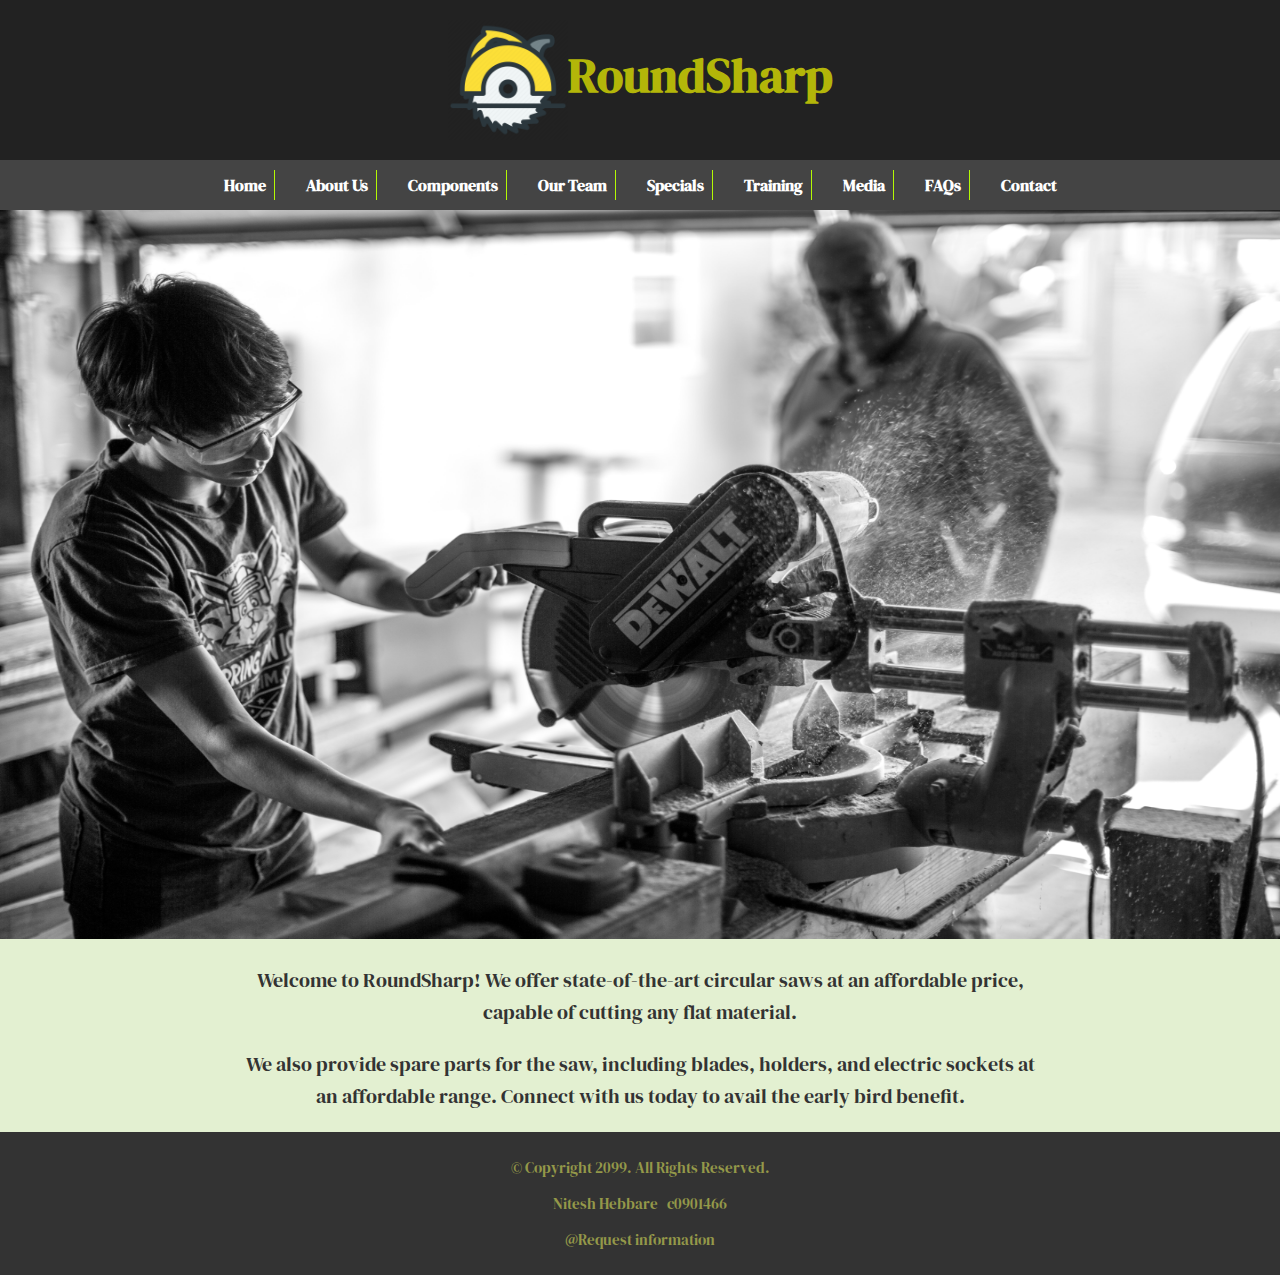
<file: index.html>
<!-- 
Author : Nitesh Hebbare
Date   : 5th December 2023 -->

<!DOCTYPE html>
<html lang="en">
<head>
    <meta charset="utf-8">
    <meta name="viewport" content="width=device-width, initial-scale=1.0">
    <title>RoundSharp: Home Page</title>
    <link rel="stylesheet" href="css/style.css">
    <link rel="preconnect" href="https://fonts.googleapis.com">
    <link rel="preconnect" href="https://fonts.gstatic.com" crossorigin>
    <link href="https://fonts.googleapis.com/css2?family=DM+Serif+Display:ital@1&family=Roboto&display=swap" rel="stylesheet"> 
    <link rel="preconnect" href="https://fonts.googleapis.com">
    <link rel="preconnect" href="https://fonts.gstatic.com" crossorigin>
    <link href="https://fonts.googleapis.com/css2?family=Noto+Sans:wght@500&display=swap" rel="stylesheet">
    
    <script src="scripts/script.js">
    </script>
</head>
<body>
    <header>
        <div class="hamburger" onclick="toggleMenu()">
            &#9776; <!-- Unicode character for hamburger icon -->
        </div>
        <h1><a class="title" href="index.html"><img alt="roundsharp-logo" class="company-logo" src="images/logo.png"/>RoundSharp</a></h1>
    </header>

    <!-- Navigation Area -->
    <nav class="desk">
        <ul>
            <li><a href="index.html">Home</a></li>
            <li><a href="about.html">About Us</a></li>
            <li><a href="component.html">Components</a></li>
            <li><a href="team.html">Our Team</a></li>
            <li><a href="specials.html">Specials</a></li>
            <li><a href="trainings.html">Training</a></li>
            <li><a href="media.html">Media</a></li>
            <li><a href="faqs.html">FAQs</a></li>
            <li><a href="contact.html">Contact</a></li>
        </ul>
    </nav>

    <nav class="ham">
        <ul>
            <li><a href="index.html">Home</a></li>
            <li><a href="about.html">About Us</a></li>
            <li><a href="component.html">Components</a></li>
            <li><a href="team.html">Our Team</a></li>
            <li><a href="specials.html">Specials</a></li>
            <li><a href="trainings.html">Training</a></li>
            <li><a href="media.html">Media</a></li>
            <li><a href="faqs.html">FAQs</a></li>
            <li><a href="contact.html">Contact</a></li>
        </ul>
    </nav>


    <!-- Hero Image -->
    <div class="tab-desk">
        <img class="hero-image" src="images/special-banner.jpg" alt="banner">
    </div>

    <!-- Use the main area to add the main content to the webpage -->
    <main>
        <div id="intro">    
            <p>Welcome to RoundSharp! We offer state-of-the-art circular saws at an affordable price, capable of cutting any flat material.</p>
            <p>We also provide spare parts for the saw, including blades, holders, and electric sockets at an affordable range. Connect with us today to avail the early bird benefit.</p>
        </div>
    </main>

    <footer>
        <p>&copy; Copyright 2099. All Rights Reserved.</p>
        <p>Nitesh Hebbare &nbsp;&nbsp;c0901466</p>
        <p><a href="mailto:roundsharp@business.org" id="foot-mail">@Request information</a></p>
    </footer>
</body>
</html>
</file>
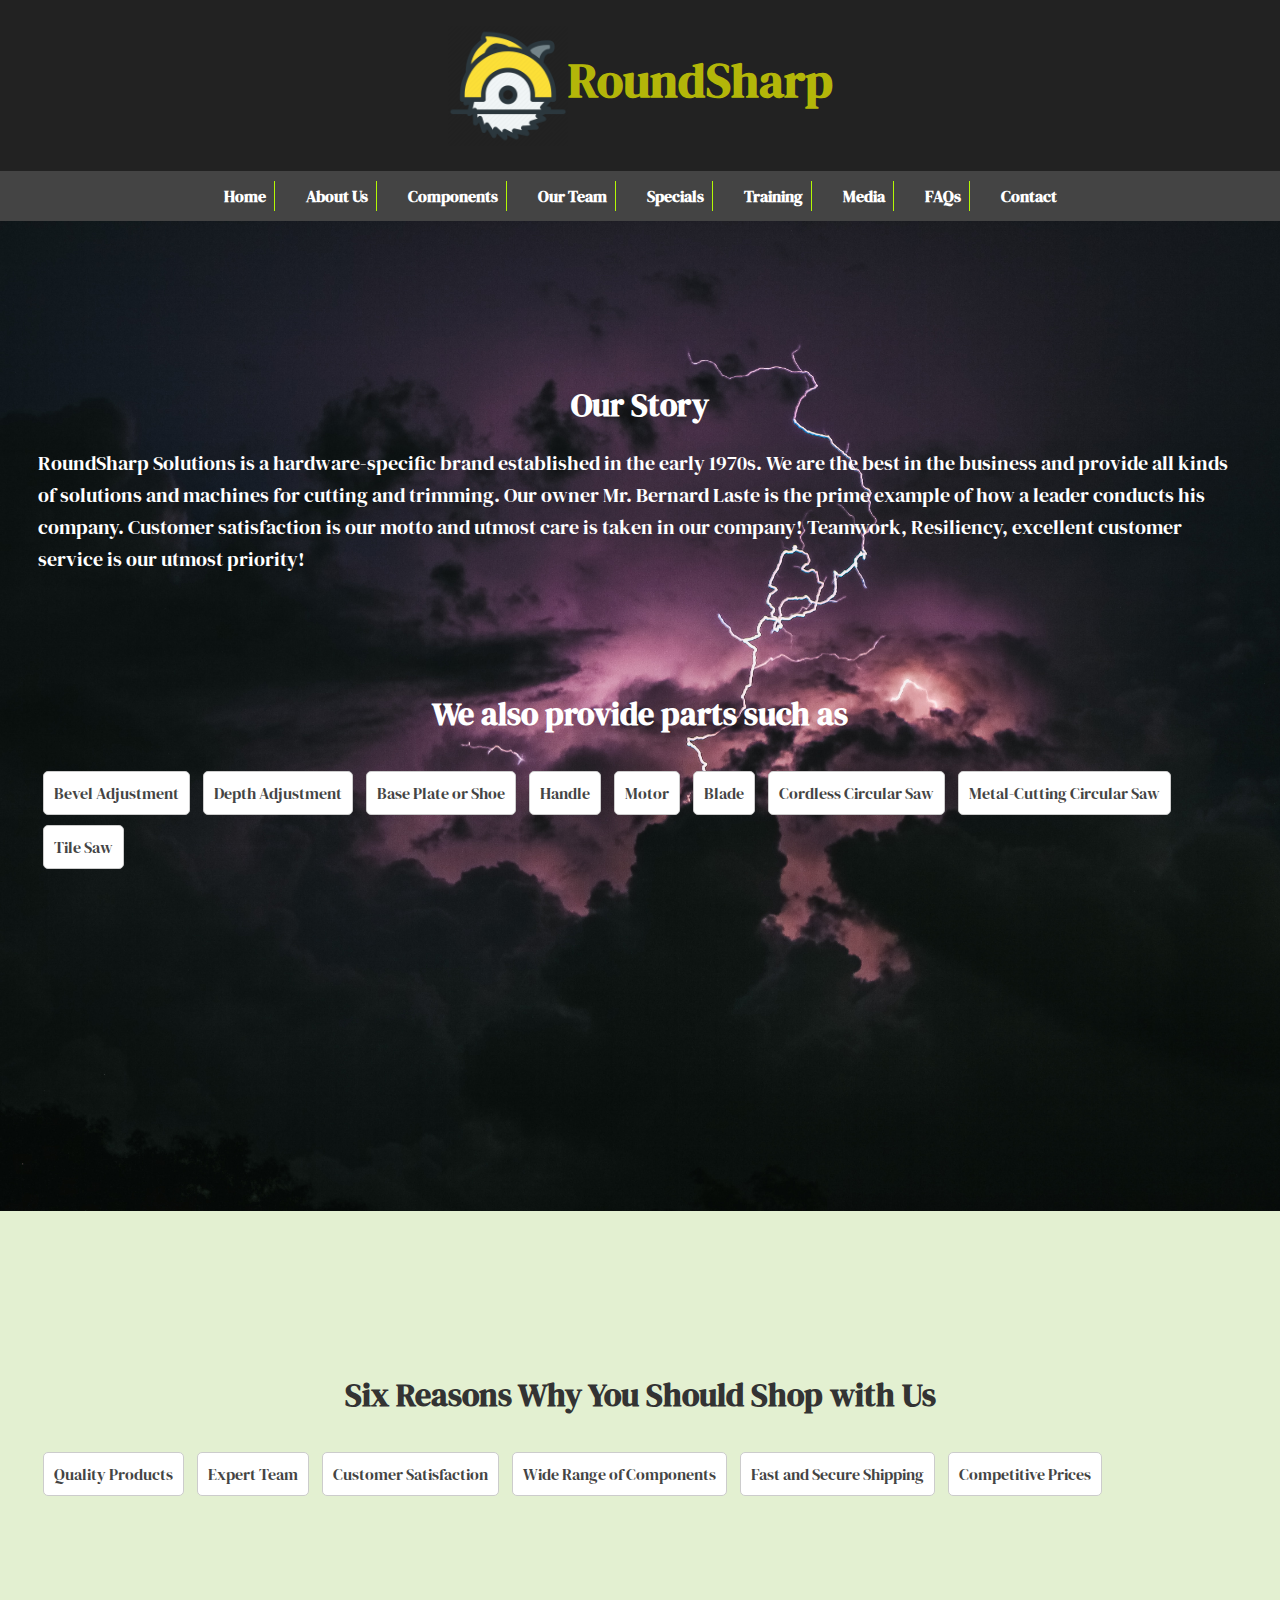
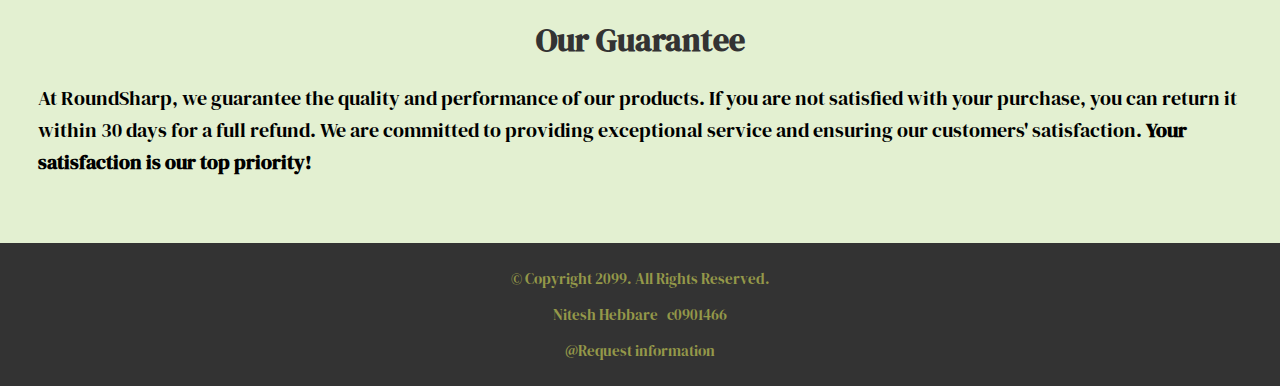
<file: about.html>
<!-- 
Author : Nitesh Hebbare
Date   : 5th December 2023 -->

<!DOCTYPE html>
<html lang="en">
<head>
    <title>RoundSharp: About</title>
    <meta charset="utf-8">
    <link rel="stylesheet" href="css/style.css"> 
    <link rel="stylesheet" href="css/about.css">
    <meta name="viewport" content="width=device-width, initial-scale=1.0">
    <link rel="preconnect" href="https://fonts.googleapis.com">
    <link rel="preconnect" href="https://fonts.gstatic.com" crossorigin>
    <link href="https://fonts.googleapis.com/css2?family=DM+Serif+Display:ital@1&family=Roboto&display=swap" rel="stylesheet">
    <script src="scripts/script.js">
    </script>
</head>
<body>
    <header>
        <div class="hamburger" onclick="toggleMenu()">
            &#9776; <!-- Unicode character for hamburger icon -->
        </div>
        <h1><a class="title" href="index.html"><img alt="roundsharp-logo" class="company-logo" src="images/logo.png"/>RoundSharp</a></h1>
    </header>

    <!-- Navigation Area -->
    <nav class="desk">
        <ul>
            <li><a href="index.html">Home</a></li>
            <li><a href="about.html">About Us</a></li>
            <li><a href="component.html">Components</a></li>
            <li><a href="team.html">Our Team</a></li>
            <li><a href="specials.html">Specials</a></li>
            <li><a href="trainings.html">Training</a></li>
            <li><a href="media.html">Media</a></li>
            <li><a href="faqs.html">FAQs</a></li>
            <li><a href="contact.html">Contact</a></li>
        </ul>
    </nav>

    <nav class="ham">
        <ul>
            <li><a href="index.html">Home</a></li>
            <li><a href="about.html">About Us</a></li>
            <li><a href="component.html">Components</a></li>
            <li><a href="team.html">Our Team</a></li>
            <li><a href="specials.html">Specials</a></li>
            <li><a href="trainings.html">Training</a></li>
            <li><a href="media.html">Media</a></li>
            <li><a href="faqs.html">FAQs</a></li>
            <li><a href="contact.html">Contact</a></li>
        </ul>
    </nav>

    <main id="about">
        <div class="mobile">
            <h1>Our Story </h1>
            <p>RoundSharp Solutions is a hardware-specific brand established in the early 1970s. We are the best in the business and provide all kinds
                of solutions and machines for cutting and trimming.
            </p>
            <h1>We also provide parts such as</h1>
            <ol>
                <li>Bevel Adjustment</li>
                <li>Depth Adjustment</li>
                <li>Base Plate or Shoe</li>
                <li>Handle</li>
                <li>Motor</li>
                <li>Blade</li>
                <li>Cordless Circular Saw</li>
                <li>Metal-Cutting Circular Saw</li>
                <li>Tile Saw</li>            
            </ol>
        </div>
        <div class="tablet">
            <h1>Our Story </h1>
            <p>RoundSharp Solutions is a hardware-specific brand established in the early 1970s. We are the best in the business and provide all kinds
                of solutions and machines for cutting and trimming. Our owner Mr. Bernard Laste is the prime example of how a leader conducts his company.
                Customer satisfaction is our motto and utmost care is taken in our company! Teamwork, Resiliency, excellent customer service is our utmost priority!
            </p>
            <h1>We also provide parts such as</h1>
            <ol>
                <li>Bevel Adjustment</li>
                <li>Depth Adjustment</li>
                <li>Base Plate or Shoe</li>
                <li>Handle</li>
                <li>Motor</li>
                <li>Blade</li>
                <li>Cordless Circular Saw</li>
                <li>Metal-Cutting Circular Saw</li>
                <li>Tile Saw</li>            
            </ol>
        </div>
        <div class="desktop">
            <h1>Our Story </h1>
            <p>RoundSharp Solutions is a hardware-specific brand established in the early 1970s. We are the best in the business and provide all kinds
                of solutions and machines for cutting and trimming. Our owner Mr. Bernard Laste is the prime example of how a leader conducts his company.
                Customer satisfaction is our motto and utmost care is taken in our company! Teamwork, Resiliency, excellent customer service is our utmost priority!
            </p>
            <h1>We also provide parts such as</h1>
            <ul>
                <li>Bevel Adjustment</li>
                <li>Depth Adjustment</li>
                <li>Base Plate or Shoe</li>
                <li>Handle</li>
                <li>Motor</li>
                <li>Blade</li>
                <li>Cordless Circular Saw</li>
                <li>Metal-Cutting Circular Saw</li>
                <li>Tile Saw</li>            
            </ul>
        </div>

        <div style=" padding: 5vh 3vw;">
            
            <h1>Six Reasons Why You Should Shop with Us</h1>
            <ul>
                <li>Quality Products</li>
                <li>Expert Team</li>
                <li>Customer Satisfaction</li>
                <li>Wide Range of Components</li>
                <li>Fast and Secure Shipping</li>
                <li>Competitive Prices</li>
            </ul>
    
            <h1>Our Guarantee</h1>
            <p style="color:#000">At RoundSharp, we guarantee the quality and performance of our products. If you are not satisfied with your purchase, 
               you can return it within 30 days for a full refund. We are committed to providing exceptional service and ensuring 
               our customers' satisfaction. <strong>Your satisfaction is our top priority!</strong></p>

        </div>
        
    </main>

    <footer>
        <p>&copy; Copyright 2099. All Rights Reserved.</p>
        <p>Nitesh Hebbare &nbsp;&nbsp;c0901466</p>
        <p><a href="mailto:roundsharp@business.org" id="foot-mail">@Request information</a></p>
    </footer>
</body>
</html>
</file>
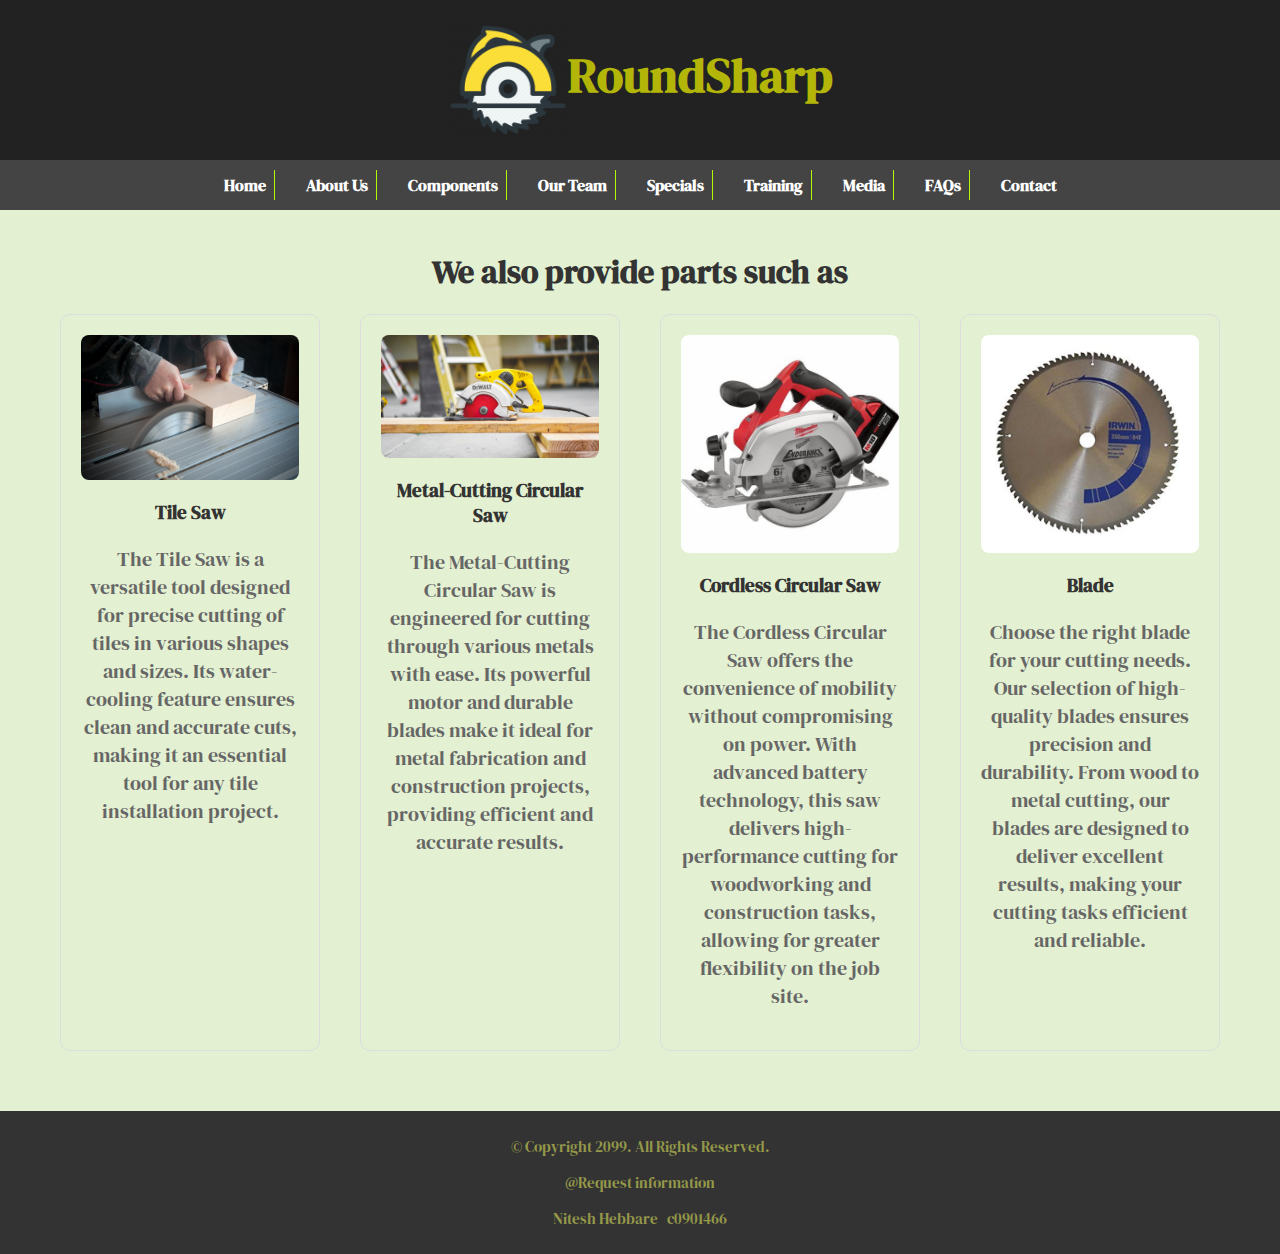
<file: component.html>
<!-- 
Author : Nitesh Hebbare
Date   : 5th December 2023 -->

<!DOCTYPE html>
<html lang="en">
<head>
    <meta charset="utf-8">
    <meta name="viewport" content="width=device-width, initial-scale=1.0">
    <title>RoundSharp Components</title>
    <link rel="stylesheet" href="css/style.css">
    <link rel="preconnect" href="https://fonts.googleapis.com">
    <link rel="preconnect" href="https://fonts.gstatic.com" crossorigin>
    <link href="https://fonts.googleapis.com/css2?family=DM+Serif+Display:ital@1&family=Roboto&display=swap" rel="stylesheet">
    
    <script src="scripts/script.js">
    </script>
</head>
<body>

    <header>
        <div class="hamburger" onclick="toggleMenu()">
            &#9776; <!-- Unicode character for hamburger icon -->
        </div>
        <h1><a class="title" href="index.html"><img alt="roundsharp-logo" class="company-logo" src="images/logo.png"/>RoundSharp</a></h1>
    </header>
    <!-- Navigation Area -->
    <nav class="desk">
        <ul>
            <li><a href="index.html">Home</a></li>
            <li><a href="about.html">About Us</a></li>
            <li><a href="component.html">Components</a></li>
            <li><a href="team.html">Our Team</a></li>
            <li><a href="specials.html">Specials</a></li>
            <li><a href="trainings.html">Training</a></li>
            <li><a href="media.html">Media</a></li>
            <li><a href="faqs.html">FAQs</a></li>
            <li><a href="contact.html">Contact</a></li>
        </ul>
    </nav>

    <nav class="ham">
        <ul>
            <li><a href="index.html">Home</a></li>
            <li><a href="about.html">About Us</a></li>
            <li><a href="component.html">Components</a></li>
            <li><a href="team.html">Our Team</a></li>
            <li><a href="specials.html">Specials</a></li>
            <li><a href="trainings.html">Training</a></li>
            <li><a href="media.html">Media</a></li>
            <li><a href="faqs.html">FAQs</a></li>
            <li><a href="contact.html">Contact</a></li>
        </ul>
    </nav>

    <main id="component">
        <div>
            <h1 style="text-align: center;">We also provide parts such as</h1>
            <ul class="component">
                <li>
                    <img src="images/img1.jpg" alt="Tile Saw">
                    <h3 style="text-align: center;">Tile Saw</h3>
                    <p>The Tile Saw is a versatile tool designed for precise cutting of tiles in various shapes and sizes. Its water-cooling feature ensures clean and accurate cuts, making it an essential tool for any tile installation project.</p>
                </li>
                <li>
                    <img src="images/img4.jpg" alt="Metal-Cutting Circular Saw">
                    <h3 style="text-align: center;">Metal-Cutting Circular Saw</h3>
                    <p>The Metal-Cutting Circular Saw is engineered for cutting through various metals with ease. Its powerful motor and durable blades make it ideal for metal fabrication and construction projects, providing efficient and accurate results.</p>
                </li>
                <li>
                    <img src="images/Cordless Circular Saw.jpeg" alt="Cordless Circular Saw">
                    <h3 style="text-align: center;">Cordless Circular Saw</h3>
                    <p>The Cordless Circular Saw offers the convenience of mobility without compromising on power. With advanced battery technology, this saw delivers high-performance cutting for woodworking and construction tasks, allowing for greater flexibility on the job site.</p>
                </li>
                <li>
                    <img src="images/Blade.png" alt="Blade">
                    <h3 style="text-align: center;">Blade</h3>
                    <p>Choose the right blade for your cutting needs. Our selection of high-quality blades ensures precision and durability. From wood to metal cutting, our blades are designed to deliver excellent results, making your cutting tasks efficient and reliable.</p>
                </li>
            </ul>            
        </div>
    </main>

    <footer>
        <p>&copy; Copyright 2099. All Rights Reserved.</p>
        <p><a href="mailto:roundsharp@business.org" id="foot-mail">@Request information</a></p>
        <p>Nitesh Hebbare &nbsp;&nbsp;c0901466</p>
    </footer>

</body>
</html>
</file>
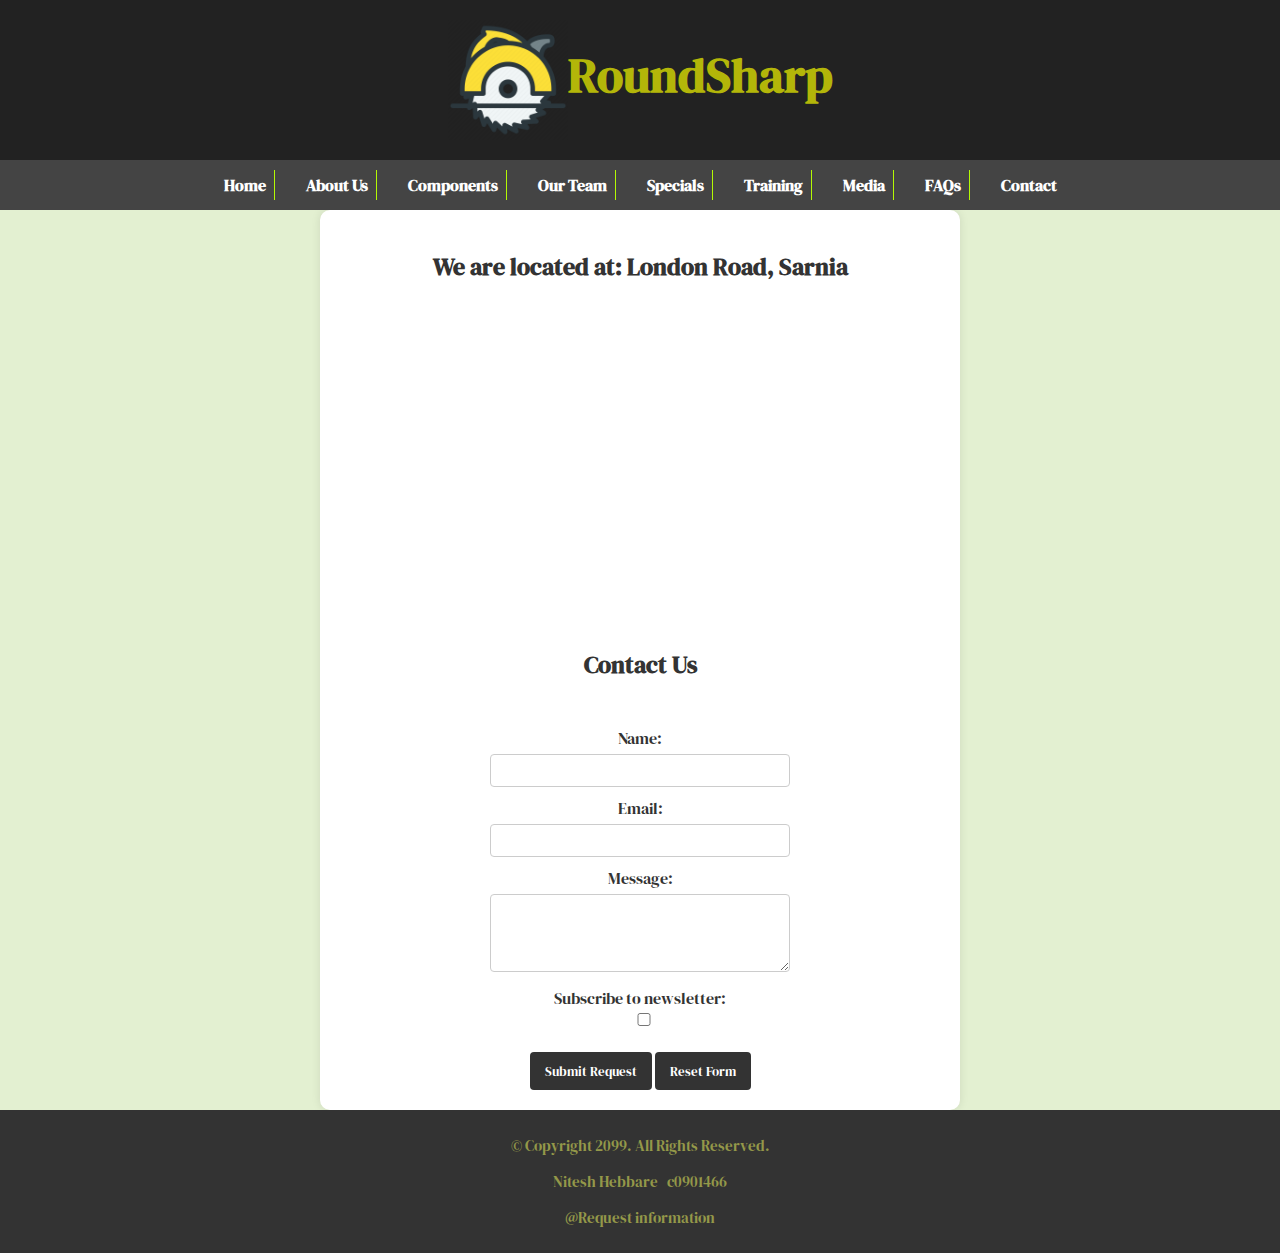
<file: contact.html>
<!-- 
Author : Nitesh Hebbare
Date   : 5th December 2023 -->

<!DOCTYPE html>
<html lang="en">

<head>
    <title>RoundSharp: Contact</title>
    <meta charset="utf-8">
    <link rel="stylesheet" href="css/style.css">
    <link rel="stylesheet" href="css/contact.css">
    <meta name="viewport" content="width=device-width, initial-scale=1.0">
    <link rel="preconnect" href="https://fonts.googleapis.com">
    <link rel="preconnect" href="https://fonts.gstatic.com" crossorigin>
    <link href="https://fonts.googleapis.com/css2?family=DM+Serif+Display:ital@1&family=Roboto&display=swap" rel="stylesheet">
    
    <script src="scripts/script.js">
    </script>
 </head>

<body>

    <header>
        <div class="hamburger" onclick="toggleMenu()">
            &#9776; <!-- Unicode character for hamburger icon -->
        </div>
        <h1><a class="title" href="index.html"><img alt="roundsharp-logo" class="company-logo" src="images/logo.png"/>RoundSharp</a></h1>
    </header>

    <!-- Navigation Area -->
    <!-- Navigation Area -->
    <nav class="desk">
        <ul>
            <li><a href="index.html">Home</a></li>
            <li><a href="about.html">About Us</a></li>
            <li><a href="component.html">Components</a></li>
            <li><a href="team.html">Our Team</a></li>
            <li><a href="specials.html">Specials</a></li>
            <li><a href="trainings.html">Training</a></li>
            <li><a href="media.html">Media</a></li>
            <li><a href="faqs.html">FAQs</a></li>
            <li><a href="contact.html">Contact</a></li>
        </ul>
    </nav>

    <nav class="ham">
        <ul>
            <li><a href="index.html">Home</a></li>
            <li><a href="about.html">About Us</a></li>
            <li><a href="component.html">Components</a></li>
            <li><a href="team.html">Our Team</a></li>
            <li><a href="specials.html">Specials</a></li>
            <li><a href="trainings.html">Training</a></li>
            <li><a href="media.html">Media</a></li>
            <li><a href="faqs.html">FAQs</a></li>
            <li><a href="contact.html">Contact</a></li>
        </ul>
    </nav>

    <!-- Main Content Area -->
    <main>       
        <div id="contact">
            <h2>We are located at: London Road, Sarnia</h2> 
            <iframe src="https://www.google.com/maps/embed?pb=!1m18!1m12!1m3!1d2919.0051730354267!2d-82.37747298821884!3d42.978164671021766!2m3!1f0!2f0!3f0!3m2!1i1024!2i768!4f13.1!3m3!1m2!1s0x8825834655b89e31%3A0xb1fbf5571024a938!2sLondon%20Rd%2C%20Sarnia%2C%20ON!5e0!3m2!1sen!2sca!4v1697674359546!5m2!1sen!2sca" width="100%" height="300" style="border:0;" allowfullscreen="" loading="lazy" referrerpolicy="no-referrer-when-downgrade"></iframe>
            <form>
                <fieldset>
                    <legend><h2>Contact Us</h2></legend>

                    <ol>
                        <li>
                            <label for="name">Name:</label>
                            <input type="text" id="name" name="name" required>
                        </li>

                        <li>
                            <label for="email">Email:</label>
                            <input type="email" id="email" name="email" required>
                        </li>

                        <li>
                            <label for="message">Message:</label>
                            <textarea id="message" name="message" rows="4" required></textarea>
                        </li>

                        <li>
                            Subscribe to newsletter:
                            <input type="checkbox" id="subscribe" name="subscribe" value="yes">
                        </li>
                    </ol>

                    <button type="submit">Submit Request</button>
                    <button type="reset">Reset Form</button>
                </fieldset>
            </form>
        </div>
    </main>

    <!-- Footer -->
    <footer>
        <p>&copy; Copyright 2099. All Rights Reserved.</p>
        <p>Nitesh Hebbare &nbsp;&nbsp;c0901466</p>
        <p><a href="mailto:roundsharp@business.org" id="foot-mail">@Request information</a></p>
    </footer>
</body>

</html>
</file>
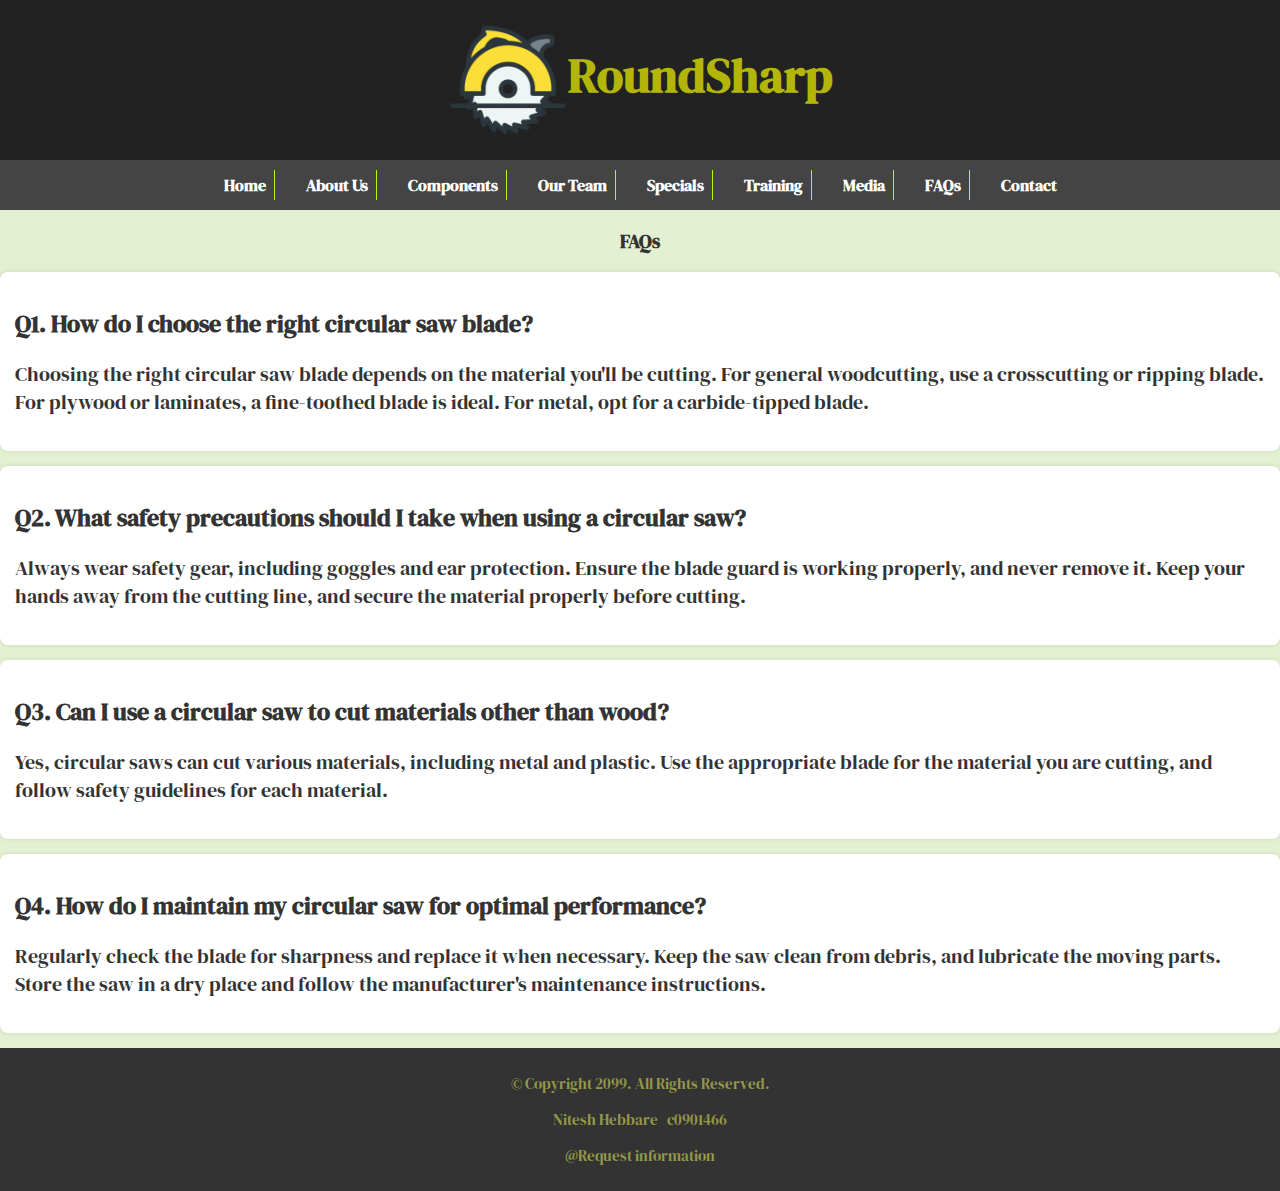
<file: faqs.html>
<!-- 
Author : Nitesh Hebbare
Date   : 5th December 2023 -->

<!DOCTYPE html>
<html lang="en">

<head>
    <title>RoundSharp: FAQs</title>
    <meta charset="utf-8">
    <link rel="stylesheet" href="css/style.css">
    <meta name="viewport" content="width=device-width, initial-scale=1.0">
    <link rel="preconnect" href="https://fonts.googleapis.com">
    <link rel="preconnect" href="https://fonts.gstatic.com" crossorigin>
    <link href="https://fonts.googleapis.com/css2?family=DM+Serif+Display:ital@1&family=Roboto&display=swap" rel="stylesheet">
    
    <script src="scripts/script.js">
    </script>
</head>

<body>

    <header>
        <div class="hamburger" onclick="toggleMenu()">
            &#9776; <!-- Unicode character for hamburger icon -->
        </div>
        <h1><a class="title" href="index.html"><img alt="roundsharp-logo" class="company-logo" src="images/logo.png"/>RoundSharp</a></h1>
    </header>

    <!-- Navigation Area -->
    <!-- Navigation Area -->
    <nav class="desk">
        <ul>
            <li><a href="index.html">Home</a></li>
            <li><a href="about.html">About Us</a></li>
            <li><a href="component.html">Components</a></li>
            <li><a href="team.html">Our Team</a></li>
            <li><a href="specials.html">Specials</a></li>
            <li><a href="trainings.html">Training</a></li>
            <li><a href="media.html">Media</a></li>
            <li><a href="faqs.html">FAQs</a></li>
            <li><a href="contact.html">Contact</a></li>
        </ul>
    </nav>

    <nav class="ham">
        <ul>
            <li><a href="index.html">Home</a></li>
            <li><a href="about.html">About Us</a></li>
            <li><a href="component.html">Components</a></li>
            <li><a href="team.html">Our Team</a></li>
            <li><a href="specials.html">Specials</a></li>
            <li><a href="trainings.html">Training</a></li>
            <li><a href="media.html">Media</a></li>
            <li><a href="faqs.html">FAQs</a></li>
            <li><a href="contact.html">Contact</a></li>
        </ul>
    </nav>

    <!-- Main Content Area -->
    <main>
        <div id="FAQ">
            <h3 class="header-member">FAQs</h3>
            <ul>
                <li>
                    <strong><h2>Q1. How do I choose the right circular saw blade?</h2></strong>
                    <p>Choosing the right circular saw blade depends on the material you'll be cutting. For general woodcutting, use a crosscutting or ripping blade. For plywood or laminates, a fine-toothed blade is ideal. For metal, opt for a carbide-tipped blade.</p>
                </li>
                <li>
                    <strong><h2>Q2. What safety precautions should I take when using a circular saw?</h2></strong>
                    <p>Always wear safety gear, including goggles and ear protection. Ensure the blade guard is working properly, and never remove it. Keep your hands away from the cutting line, and secure the material properly before cutting.</p>
                </li>
                <li>
                    <strong><h2>Q3. Can I use a circular saw to cut materials other than wood?</h2></strong>
                    <p>Yes, circular saws can cut various materials, including metal and plastic. Use the appropriate blade for the material you are cutting, and follow safety guidelines for each material.</p>
                </li>
                <li>
                    <strong><h2>Q4. How do I maintain my circular saw for optimal performance?</h2></strong>
                    <p>Regularly check the blade for sharpness and replace it when necessary. Keep the saw clean from debris, and lubricate the moving parts. Store the saw in a dry place and follow the manufacturer's maintenance instructions.</p>
                </li>
            </ul>
        </div>
    </main>

    <!-- Footer -->
    <footer>
        <p>&copy; Copyright 2099. All Rights Reserved.</p>
        <p>Nitesh Hebbare &nbsp;&nbsp;c0901466</p>
        <p><a href="mailto:roundsharp@business.org" id="foot-mail">@Request information</a></p>
    </footer>
</body>

</html>
</file>
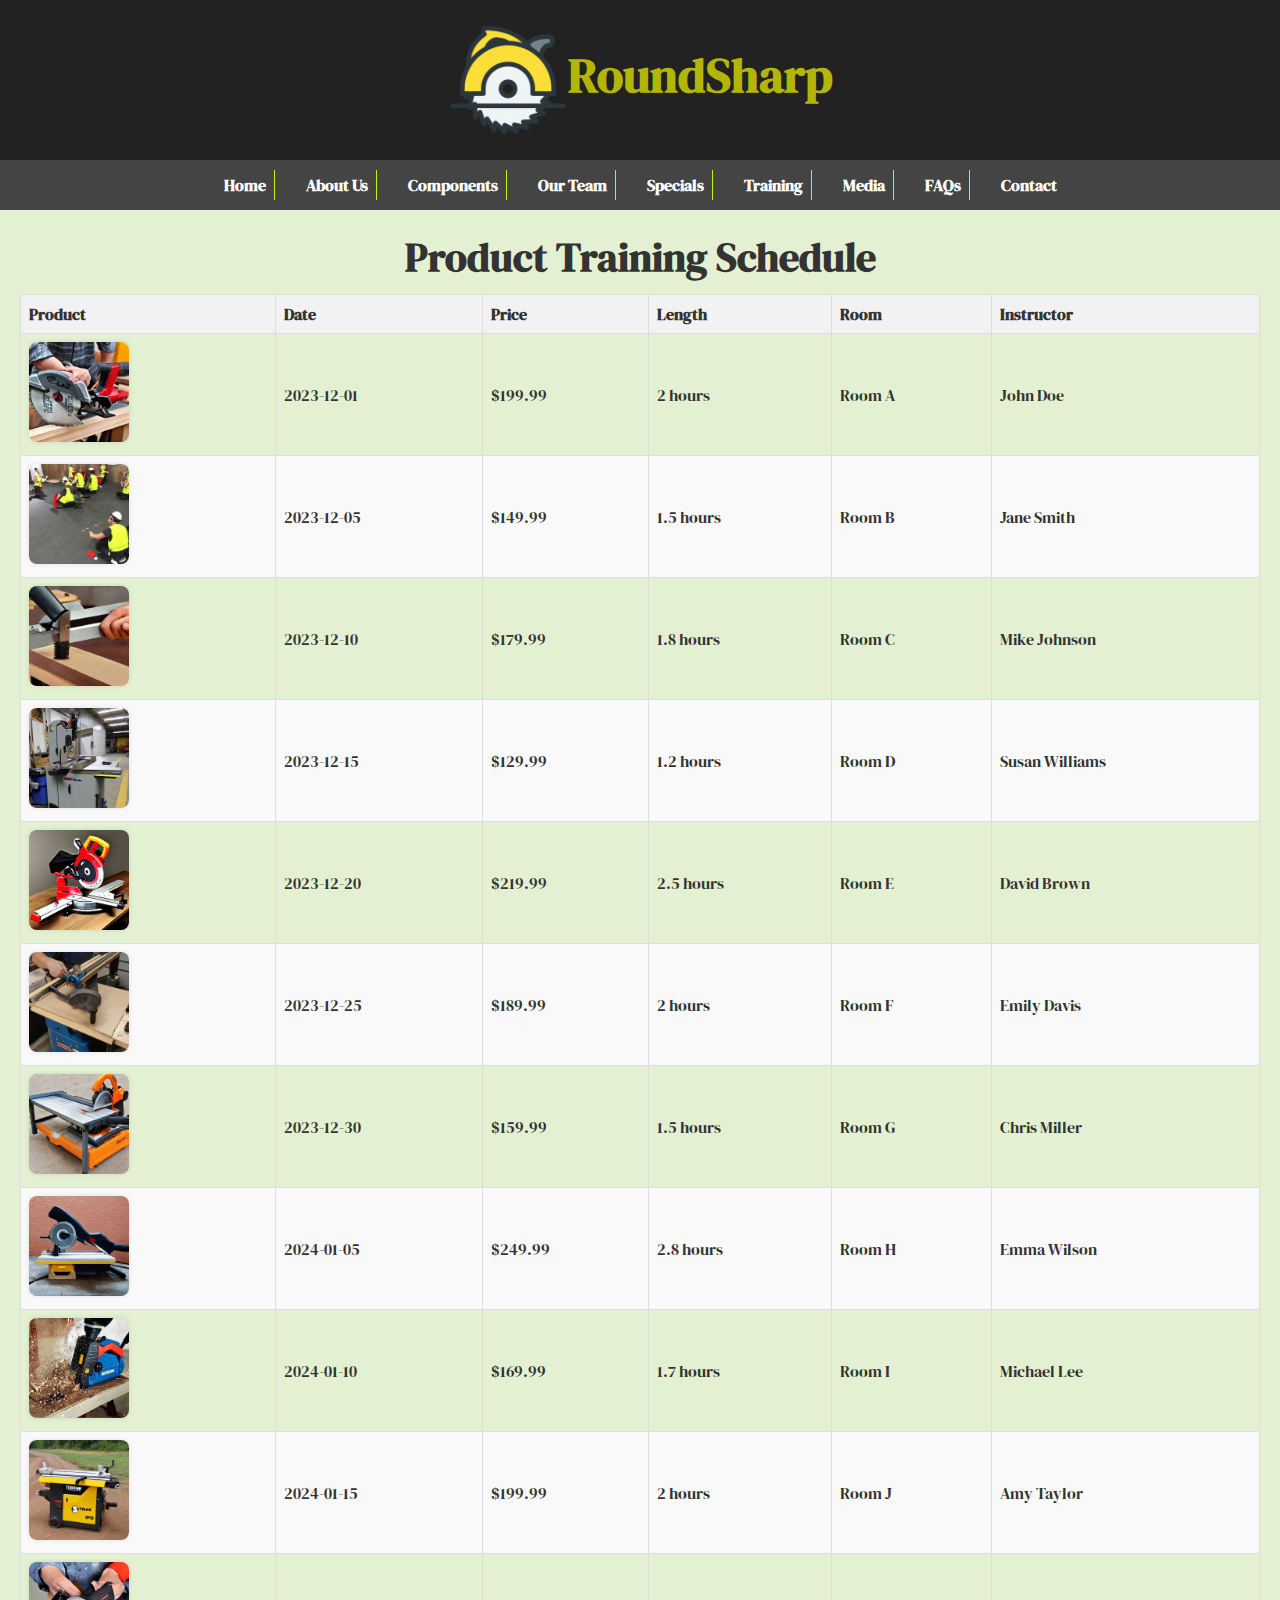
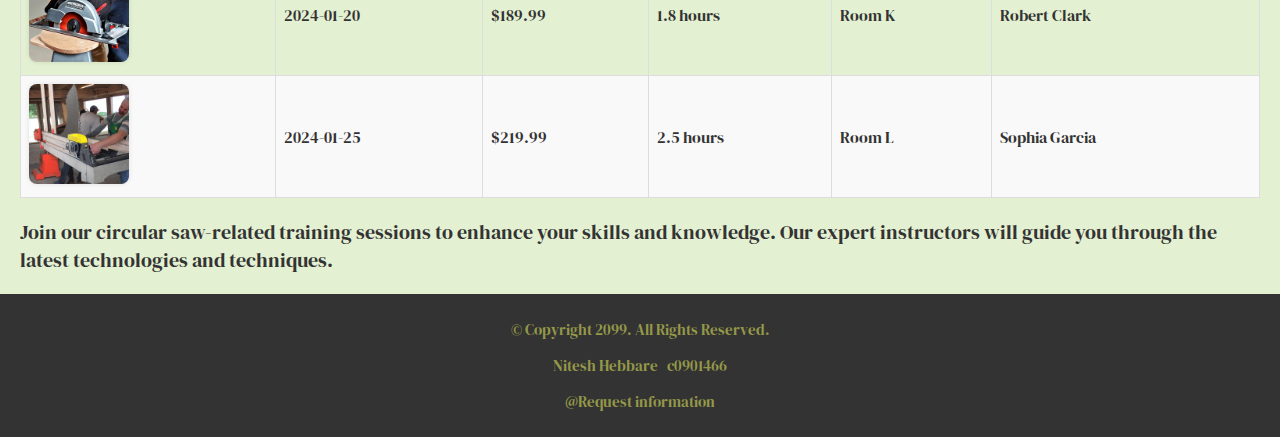
<file: trainings.html>
<!-- 
Author : Nitesh Hebbare
Date   : 5th December 2023 -->

<!DOCTYPE html>
<html lang="en">
<head>
    <title>RoundSharp: Training</title>
    <meta charset="utf-8">
    <link rel="stylesheet" href="css/style.css"> 
    <link rel="stylesheet" href="css/trainings.css"> <!-- Link to the new training.css stylesheet -->
    <meta name="viewport" content="width=device-width, initial-scale=1.0">
    <link rel="preconnect" href="https://fonts.googleapis.com">
    <link rel="preconnect" href="https://fonts.gstatic.com" crossorigin>
    <link href="https://fonts.googleapis.com/css2?family=DM+Serif+Display:ital@1&family=Roboto&display=swap" rel="stylesheet"> 
    
    <script src="scripts/script.js">
    </script>
</head>
<body>

    <header>
        <div class="hamburger" onclick="toggleMenu()">
            &#9776; <!-- Unicode character for hamburger icon -->
        </div>
        <h1><a class="title" href="index.html"><img alt="roundsharp-logo" class="company-logo" src="images/logo.png"/>RoundSharp</a></h1>
    </header>

    <!-- Navigation Area -->
    <nav class="desk">
        <ul>
            <li><a href="index.html">Home</a></li>
            <li><a href="about.html">About Us</a></li>
            <li><a href="component.html">Components</a></li>
            <li><a href="team.html">Our Team</a></li>
            <li><a href="specials.html">Specials</a></li>
            <li><a href="trainings.html">Training</a></li>
            <li><a href="media.html">Media</a></li>
            <li><a href="faqs.html">FAQs</a></li>
            <li><a href="contact.html">Contact</a></li>
        </ul>
    </nav>

    <nav class="ham">
        <ul>
            <li><a href="index.html">Home</a></li>
            <li><a href="about.html">About Us</a></li>
            <li><a href="component.html">Components</a></li>
            <li><a href="team.html">Our Team</a></li>
            <li><a href="specials.html">Specials</a></li>
            <li><a href="trainings.html">Training</a></li>
            <li><a href="media.html">Media</a></li>
            <li><a href="faqs.html">FAQs</a></li>
            <li><a href="contact.html">Contact</a></li>
        </ul>
    </nav>
    <main id="training">
        
        <div class="regular">
           
            <table class="training-table">
                <caption> <h1>Product Training Schedule</h1></caption>
                <thead>
                    <tr>
                        <th>Product</th>
                        <th>Date</th>
                        <th>Price</th>
                        <th>Length</th>
                        <th>Room</th>
                        <th>Instructor</th>
                    </tr>
                </thead>
                <tbody>
                    <tr>
                        <td><img class="product-image" src="images/trainings/circularsaw.jpg" alt="Circular Saw Training"></td>
                        <td>2023-12-01</td>
                        <td>$199.99</td>
                        <td>2 hours</td>
                        <td>Room A</td>
                        <td>John Doe</td>
                    </tr>
                    
                    <tr>
                        <td><img class="product-image" src="images/trainings/JigsawTraining.jpg" alt="Jigsaw Training"></td>
                        <td>2023-12-05</td>
                        <td>$149.99</td>
                        <td>1.5 hours</td>
                        <td>Room B</td>
                        <td>Jane Smith</td>
                    </tr>
                    
                    <tr>
                        <td><img class="product-image" src="images/trainings/ReciprocatingSaw.jpg" alt="Reciprocating Saw Training"></td>
                        <td>2023-12-10</td>
                        <td>$179.99</td>
                        <td>1.8 hours</td>
                        <td>Room C</td>
                        <td>Mike Johnson</td>
                    </tr>
                    
                    <tr>
                        <td><img class="product-image" src="images/trainings/BandSaw.jpg" alt="Band Saw Training"></td>
                        <td>2023-12-15</td>
                        <td>$129.99</td>
                        <td>1.2 hours</td>
                        <td>Room D</td>
                        <td>Susan Williams</td>
                    </tr>
                    
                    <tr>
                        <td><img class="product-image" src="images/trainings/MiterSawTraining.jpg" alt="Miter Saw Training"></td>
                        <td>2023-12-20</td>
                        <td>$219.99</td>
                        <td>2.5 hours</td>
                        <td>Room E</td>
                        <td>David Brown</td>
                    </tr>
                    
                    <tr>
                        <td><img class="product-image" src="images/trainings/ScrollSawTraining.jpg" alt="Scroll Saw Training"></td>
                        <td>2023-12-25</td>
                        <td>$189.99</td>
                        <td>2 hours</td>
                        <td>Room F</td>
                        <td>Emily Davis</td>
                    </tr>
                    
                    <tr>
                        <td><img class="product-image" src="images/trainings/Tile Saw.jpg" alt="Tile Saw Training"></td>
                        <td>2023-12-30</td>
                        <td>$159.99</td>
                        <td>1.5 hours</td>
                        <td>Room G</td>
                        <td>Chris Miller</td>
                    </tr>
                    
                    <tr>
                        <td><img class="product-image" src="images/trainings/ChopSawTraining.jpg" alt="Chop Saw Training"></td>
                        <td>2024-01-05</td>
                        <td>$249.99</td>
                        <td>2.8 hours</td>
                        <td>Room H</td>
                        <td>Emma Wilson</td>
                    </tr>
                    
                    <tr>
                        <td><img class="product-image" src="images/trainings/PlungeSaw.jpg" alt="Plunge Saw Training"></td>
                        <td>2024-01-10</td>
                        <td>$169.99</td>
                        <td>1.7 hours</td>
                        <td>Room I</td>
                        <td>Michael Lee</td>
                    </tr>
                    
                    <tr>
                        <td><img class="product-image" src="images/trainings/TrackSaw.jpg" alt="Track Saw Training"></td>
                        <td>2024-01-15</td>
                        <td>$199.99</td>
                        <td>2 hours</td>
                        <td>Room J</td>
                        <td>Amy Taylor</td>
                    </tr>
                    
                    <tr>
                        <td><img class="product-image" src="images/trainings/HandheldCircularSawTraining.jpg" alt="Handheld Circular Saw Training"></td>
                        <td>2024-01-20</td>
                        <td>$189.99</td>
                        <td>1.8 hours</td>
                        <td>Room K</td>
                        <td>Robert Clark</td>
                    </tr>
                    
                    <tr>
                        <td><img class="product-image" src="images/trainings/ConcreteSawTraining.jpg" alt="Concrete Saw Training"></td>
                        <td>2024-01-25</td>
                        <td>$219.99</td>
                        <td>2.5 hours</td>
                        <td>Room L</td>
                        <td>Sophia Garcia</td>
                    </tr>               
                </tbody>
            </table>

            <p>Join our circular saw-related training sessions to enhance your skills and knowledge. Our expert instructors will guide you through the latest technologies and techniques.</p>
        </div>
    </main>

    <footer>
        <p>&copy; Copyright 2099. All Rights Reserved.</p>
        <p>Nitesh Hebbare &nbsp;&nbsp;c0901466</p>
        <p><a href="mailto:roundsharp@business.org" id="foot-mail">@Request information</a></p>
    </footer>
</body>
</html>
</file>
<file: css/about.css>
/*
Author : Nitesh Hebbare
Date   : 5th December 2023

*/

/* Media Query for Tablet Viewport*/
@media screen and (min-width: 769px) and (max-width: 1024px) {
    /*Tablet Viewport: Show tab-desk class, hide mobile class*/
    .tab-desk{
        display: block;
    }

    .mobile{
        display: none;
    }

    .desktop{
        display: none;
    }
    /*Tablet Viewport: Style for header content*/
    span.tab-desk{
        display: inline;
    }
    /* Table Viewport: Style rule for map*/
    .map{
        width: 500px;
        height: 450px;
    }

}

/*Media Query for Desktop Viewport*/
@media screen and (min-width: 1025px),print{

/*Desktop Viewport: Style rule for header*/
header{
    padding : 2%;
}


/*Desktop Viewport: Style rules for main content*/
#info ul{
    margin-left:5%;
}

main h3{
    font-size: 1.5em;
}

#piano,#guitar,#violin{
    width: 29%;
    float:left;
    margin-top:0;
    margin-bottom:0;
    margin-left: 2%;
    margin-right: 2%;
}

.mobile{
    display: none;
}

.tablet{
    display: none;
}

}

/*Viewport for mobile*/
@media screen and (max-width: 768px) {
    .desktop,.tablet{
        display : none;
    }
}

.aboutimg {
    display: block;
    margin: 0 auto;
    max-width: 100%;
    height: auto;
    border-radius: 10px;
    margin-top: 20px;
    margin-bottom: 20px;
}

#about h1,#about h3{
    text-align: center;
}

#about h1{
    margin-top: 13vh;
}

#about p, .mobile p, .tablet p {
    line-height: 1.6;
    color: #FFF;
    font-size : 1.25em;
    font-family: 'DM Serif Display', serif;
}

.tablet, .desktop{
    background: url("../images/story.jpg");
    background-repeat: no-repeat;
    background-size: cover;
    padding: 5vh 3vw;
    color: #FFF;
    height: 100vh;
}

.tablet{
    background: url("../images/story.jpg");
    background-repeat: no-repeat;
    background-size: cover;
    padding: 5vh 3vw;
    color: #FFF;
    height: 100vw;
}

.mobile{
    background: url("../images/story.jpg");
    background-repeat: no-repeat;
    background-size: cover;
    padding: 5vh 3vw;
    color: #FFF;
    
}

   #about ul {
        list-style: none;
        padding: 0;
        margin-top: 30px;
    }

    #about li {
        display: inline-block;
        margin: 5px; 
        padding: 10px;
        border: 1px solid #ccc;
        border-radius: 5px;
        background-color: #fff;
        color : #444;
    }

    #about li:hover {
        display: inline-block;
        margin: 5px; 
        padding: 10px;
        border: none;
        border-radius: 5px;
        background-color: #fff;
        color : #FF4;
        box-shadow: 3px 3px 5px rgba(255, 255, 68, 1)

    }

.aboutimg {
    max-width: 100%;
    height: auto;
    margin-bottom: 20px;
}
</file>
<file: css/contact.css>
/*
Author : Nitesh Hebbare
Date   : 5th December 2023

*/

#contact {
    text-align: center;
}

form {
    width: 50%;
    margin: 0 auto;
}

fieldset {
    border: 2px solid #444;
    padding: 10px;
    margin-bottom: 20px;
}

legend {
    font-weight: bold;
}

ol {
    list-style-type: none;
    padding: 0;
}

label {
    display: block;
    margin-bottom: 5px;
}

input,
textarea {
    width: 100%;
    padding: 8px;
    box-sizing: border-box;
    margin-bottom: 10px;
}

button {
    background-color: #333;
    color: white;
    padding: 10px;
    border: none;
    cursor: pointer;
}

button:hover {
    background-color: #555;
}


#contact {
    max-width: 600px;
    margin: 0 auto;
    background-color: white;
    padding: 20px;
    border-radius: 10px;
    box-shadow: 0 0 10px rgba(0, 0, 0, 0.1);
}
form {
    margin-top: 20px;
}

fieldset {
    border: none;
    padding: 0;
    margin: 0;
}

legend {
    font-weight: bold;
    margin-bottom: 10px;
    color: #333;
}

label {
    display: block;
    margin-bottom: 5px;
    color: #333;
}

input,
textarea {
    width: 100%;
    padding: 8px;
    margin-bottom: 10px;
    border: 1px solid #ccc;
    border-radius: 4px;
    box-sizing: border-box;
}

button {
    background-color: #333;
    color: white;
    padding: 10px 15px;
    border: none;
    border-radius: 4px;
    cursor: pointer;
}

button:hover {
    background-color: #555;
}

/* Additional styles for small screens */
@media only screen and (max-width: 600px) {
    h2 {
        font-size: 20px;
    }

    button,
    input,
    textarea {
        font-size: 14px;
    }
}
</file>
<file: css/trainings.css>
/*
Author : Nitesh Hebbare
Date   : 5th December 2023

*/

.training-table {
    border-collapse: collapse;
    width: 100%;
}

.training-table caption {
    font-size : 1.25em;
    margin-bottom: 10px;
}

.training-table th, .training-table td {
    border: 1px solid #ddd;
    padding: 8px;
    text-align: left;
}

.training-table th {
    background-color: #f2f2f2;
}

/* Alternating row colors */
.training-table tbody tr:nth-child(even) {
    background-color: #f9f9f9;
}

/* Highlight row on mouse over */
.training-table tbody tr:hover {
    background-color: #e5e5e5;
}

/* Style for the product image column */
.training-table .product-image img {
    max-width: 100px;
    height: auto;
}


.product-image{
    width: 100px; 
    height: 100px;
    border-radius: 8px; 
    box-shadow: 0 0 5px rgba(0, 0, 0, 0.2); 
}

#training h1 {
    text-align: center;
    margin-top: 20px;
}

#training{
 margin-left: 20px;
 margin-right: 20px;
}

.product-image {
    max-width: 100px;
    max-height: 100px;
    border-radius: 8px;
    box-shadow: 0 0 5px rgba(0, 0, 0, 0.1);
}
</file>
<file: css/style.css>
/*
Author : Nitesh Hebbare
Date   : 5th December 2023
File Name : style.css
*/

/* CSS Reset*/
body, header,nav,main,footer,img,h1,ul{
    margin : 0;
    padding : 0;
    border : 0;
}

body {
    font-size: medium;
    font-family: 'DM Serif Display', serif;
    margin: 0;
    padding: 0;
    box-sizing: border-box;
    background-color: #e3f0d1;
    color: #333;
}

/*Style rule for images*/
.hero-image {
    width: 100%;
    height: 81vh;
}


/*Hide tab-desk class*/
.tab-desk{
    display: block;
}
/* Style rules for header content */

header {
    background-color: #222;
    padding: 20px;
    text-align: center;
    font-size: 1.5em;
    color : #be8a2f;
}


header h1{
    font-family: 'DM Serif Display', serif;
}

/* Style rules for navigation area*/

nav {
    background-color: #444;
    color: #fff;
    text-align: center;
    padding: 10px 0;
}

.desk ul {
    list-style: none;
    margin: 0;
    padding: 0;
    text-align:center;
}

.ham ul{
    list-style: none;
    margin: 0;
    padding: 0;
    text-align:center;
}

.ham li {
    display: block;
    margin: 0 10px;
}

.desk li {
    display: block;
    margin: 0 10px;
}

nav a {
    display: block;
    text-decoration: none;
    color: #fff;
    font-weight: bold;
    font-size: 16px;
    text-align: center;
    padding : 0.5em 1em;
}

/* Style rules for main content*/
main{
    background-color: #e3f0d1;
    overflow: auto;
    font-family: 'DM Serif Display', serif;
}

main p {
    font-size : 1.25em;
}

.action{
    font-size : 1.25em;
    color:#373634;
    font-weight: bold;
}

.round{
    border-radius:8px;
}

#contact {
    text-align: center;
}

.tel-link{
    background-color: #949849;
    padding: 2%;
    margin: 0 auto;
    width: 80%;
    text-align:center;
    border-radius: 5px;
}

.tel-link a{
    color: #fff;
    text-decoration: none;
    font-size: 1.5em;
    display: block;
}

#contact .email-link{
    color :  #949849;;
    text-decoration: none;
    font-weight: bold;
}

.map{
    border: 5px solid #74737b;
    width:95%;
    height:50%;
}

/*Style rules for footer content */
footer{
    text-align: center;
    font-size: 0.65;
    clear:left;
}

footer a {
    text-decoration: none;
}

footer {
    background-color: #333;
    color : #949849;
    text-align: center;
    padding: 10px 0;
    font-size: 15px;
}
/* Media Query for Print*/
@media print {
body{
    background-color: #fff;
    color:#000;
}
} 

.title{
    text-decoration: none;
    color:#b3b609;
}

.company-logo{
    height: 2.5em; width:2.5em; display: inline; vertical-align: middle;
}

.header-member{
    text-align: center;
}

ul{
  list-style-type: none;
}



.component {
    list-style: none;
    padding: 0;
    margin: 0;
    display: flex;
    flex-wrap: wrap;
    justify-content: space-between;
}

.component li {
    width: 30%; 
    margin-bottom: 20px; 
}

/*Pseudo Classes*/
nav a:hover {
    color: #485e06;
    background-color: #e5e9fc;
}

.desk li{
    border-top:none;
    display: inline-block;
    font-size: 1.5em;
    border-right: 1px solid #b3f804;
}


.ham li{
    border-top:none;
    display: block;
    font-size: 1.5em;
    border-bottom: 1px solid #b3f804;
}

.ham li:last-child{
    border-bottom: none;
}

.desk li:last-child{
    border-right: none;
}

nav li a{
    padding-top: 0.25em;
    padding-bottom: 0.25em;
    padding-left: 0.5em;
    padding-right: 0.5em;
}

/* Table Viewport: Style rule for map*/
.map{
    width: 500px;
    height: 450px;
}

.company-logo {
    max-width: 100%;
    height: auto;
}

#intro {
    text-align: center;
    max-width: 800px;
    margin: 0 auto;
    line-height: 1.6;
}

#foot-mail{
    color:#949849;
}

p{
    font-family: 'DM Serif Display', serif;
}

button{
    font-family: 'DM Serif Display', serif;
}

.desk {
    display: block;
}

.ham {
    display: none;
}

.hamburger {
    display: none;
    cursor: pointer;
    position: absolute;
    top: 10px;
    right: 10px;
}
        /* Responsive styles for mobile viewport*/
        @media screen and (max-width: 768px) {
            .ham {
                display: none;
                flex-direction: column;
                align-items: center;
            }

            .ham.show {
                display: flex;
            }

            .hamburger {
                display: block;
            }
           .desk{
                display: none;
            }
        }

#component {
    padding: 40px;
    text-align: center;
}

.component {
    list-style: none;
    padding: 0;
    display: flex;
    justify-content: space-around;
    flex-wrap: wrap;
}

.component li {
    flex: 1;
    max-width: 300px;
    margin: 20px;
    padding: 20px;
    border: 1px solid #ddd;
    border-radius: 10px;
    transition: transform 0.3s ease;
}

.component li:hover {
    transform: scale(1.05);
}

.component img {
    max-width: 100%;
    height: auto;
    border-radius: 8px;
}

.component h3 {
    margin-top: 15px;
}

.component p {
    color: #666;
}

#FAQ ul {
    list-style: none;
    padding: 0;
}

#FAQ li {
    background-color: #fff;
    border-radius: 8px;
    padding: 15px;
    margin-bottom: 15px;
    box-shadow: 0 0 5px rgba(0, 0, 0, 0.1);
}

#FAQ li:hover {
    background-color: #fff;
    border-radius: 8px;
    padding: 15px;
    margin-bottom: 15px;
    box-shadow: 3px 3px 5px rgba(0, 0, 0, 0.1);
    border: none;
}

#FAQ li:first-child {
    margin-top: 0;
}

#media {
    text-align: center;
    padding: 20px;
}

audio,
video {
    width: 100%;
    max-width: 600px; 
    margin: 0 auto;
}

video {
    height: auto; 
}
</file>
